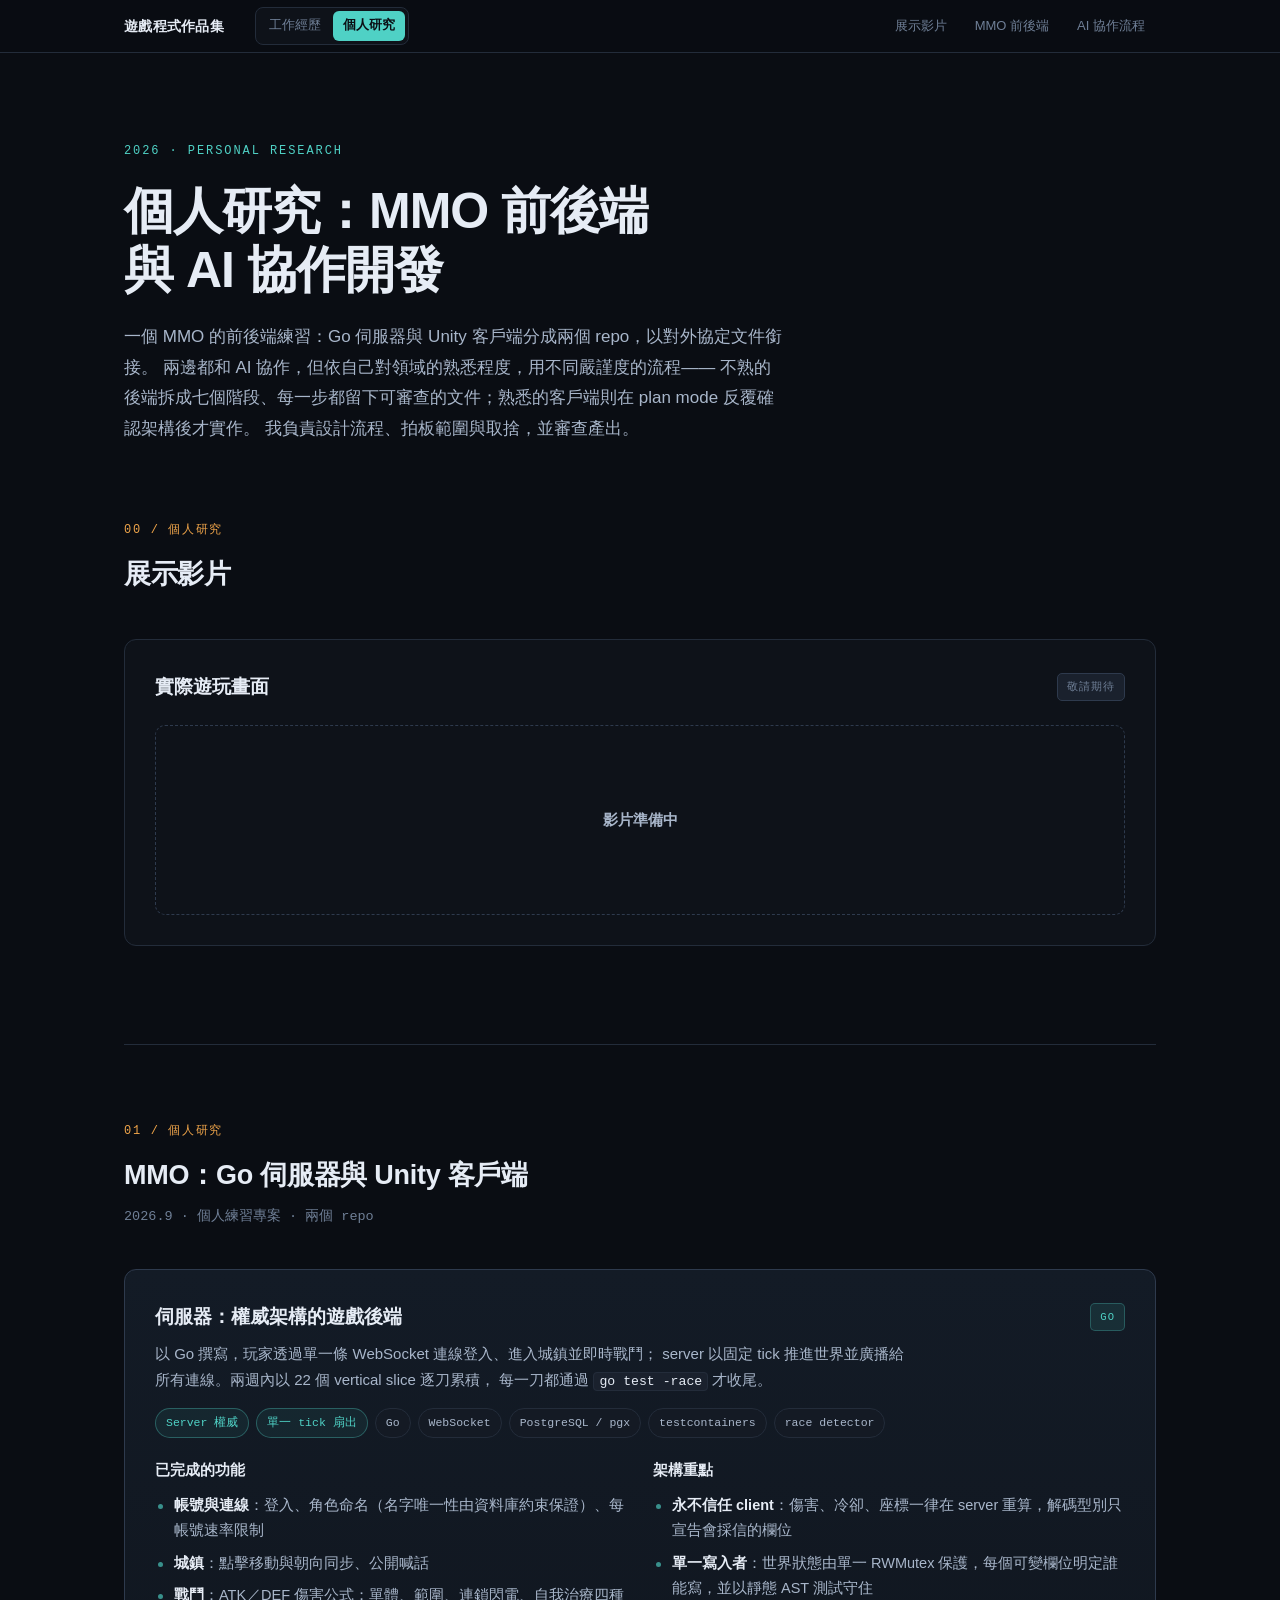
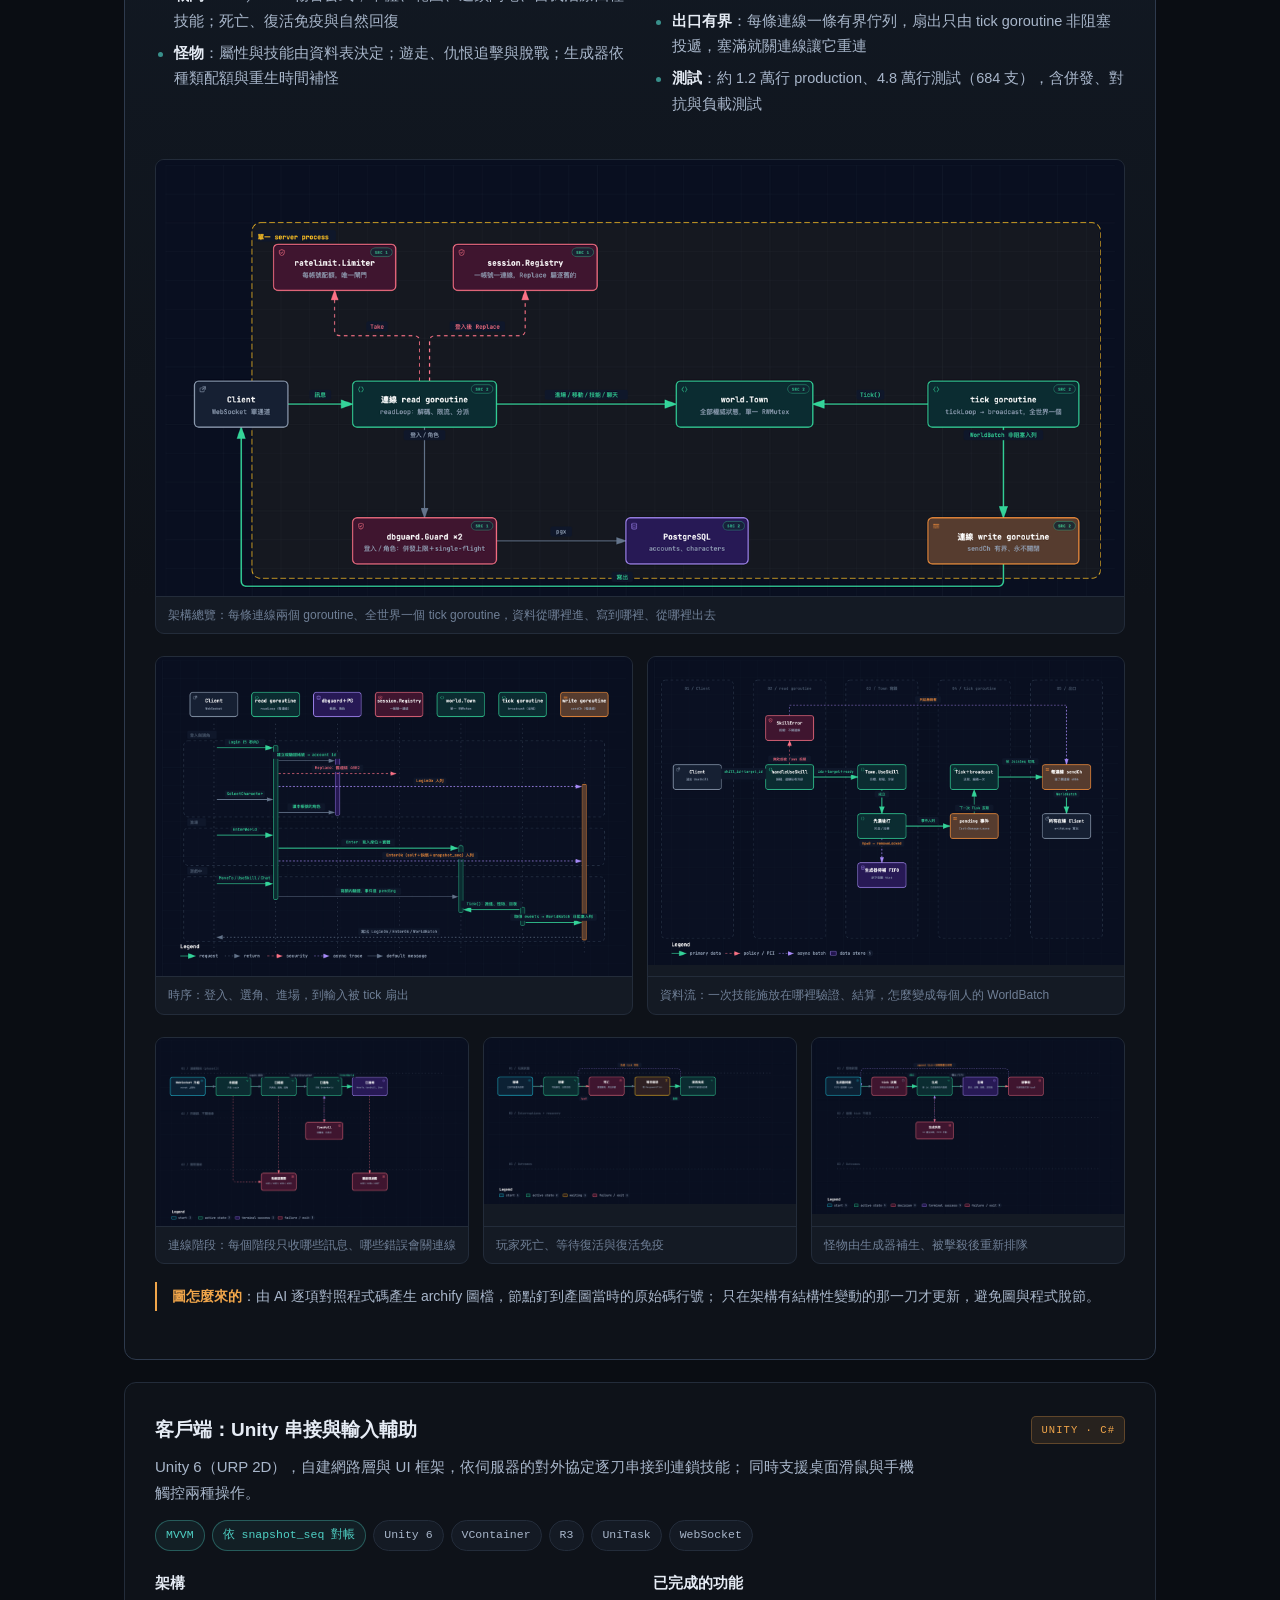
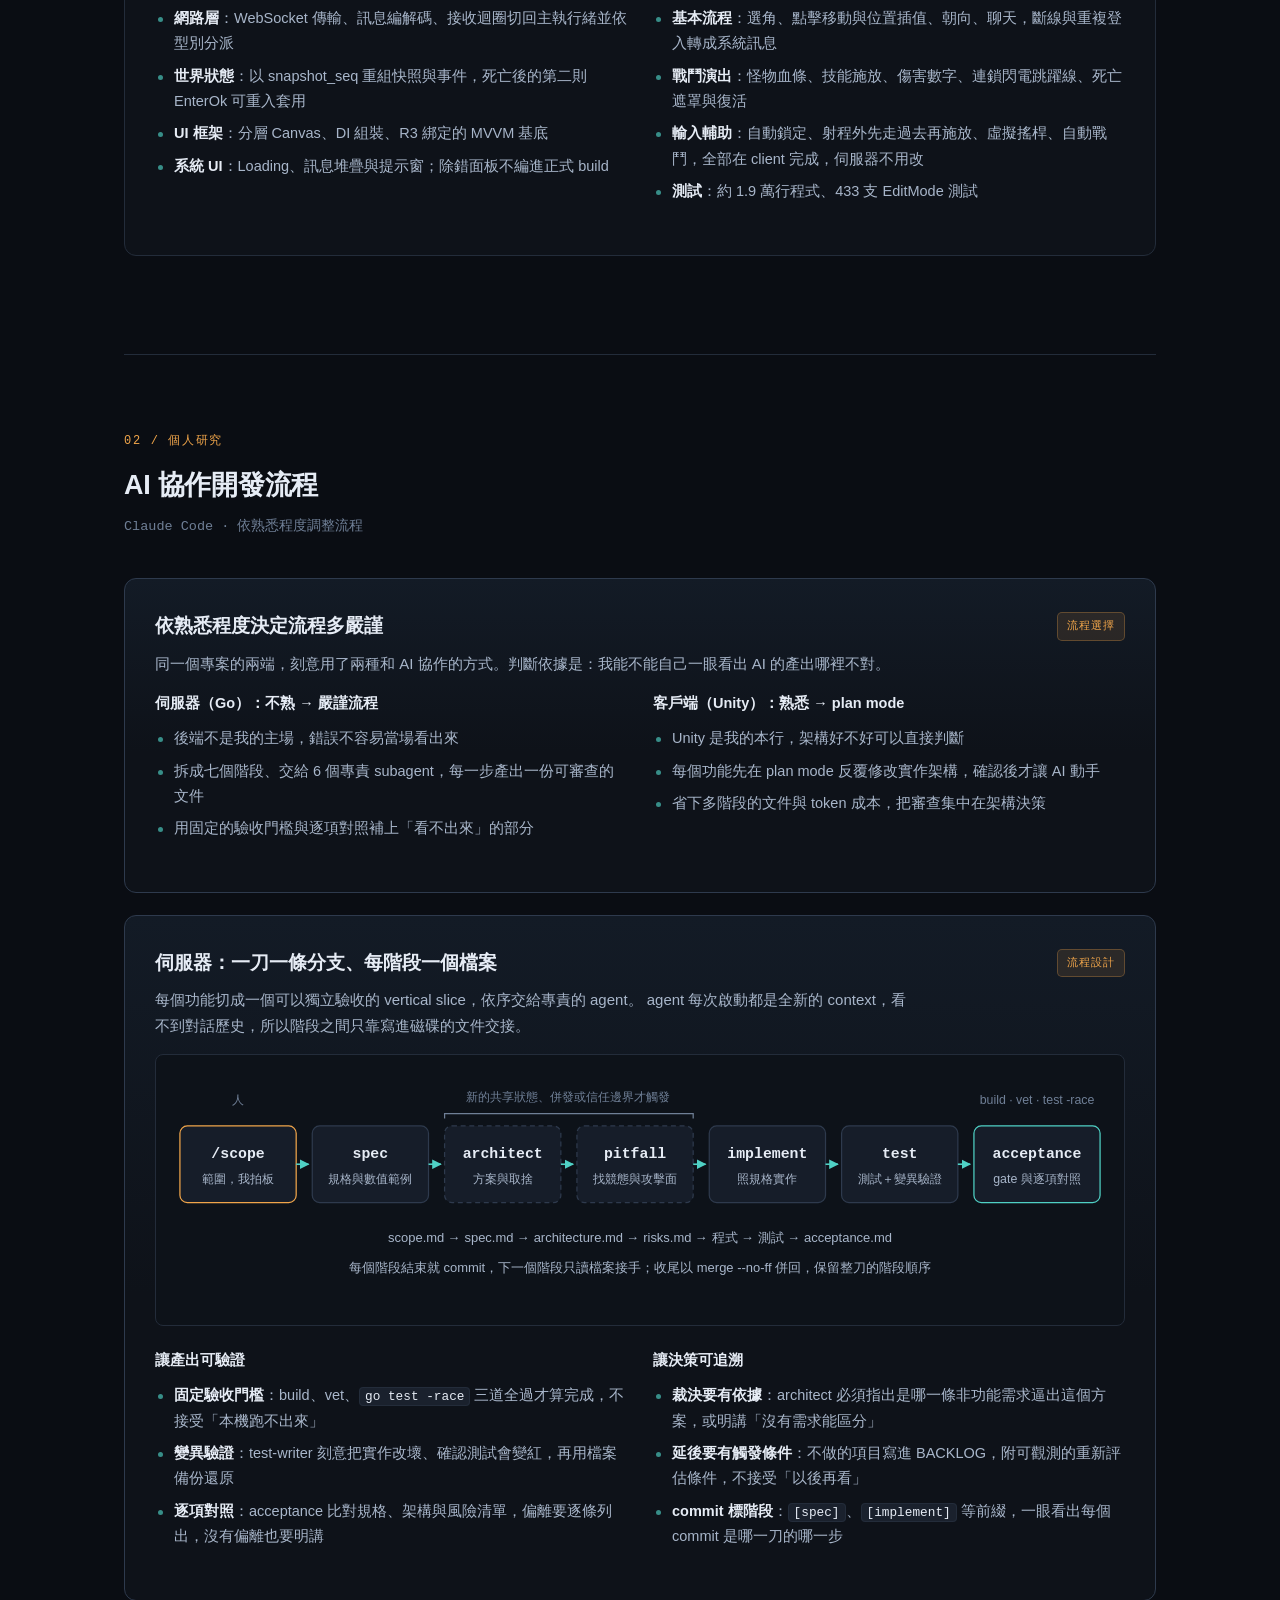
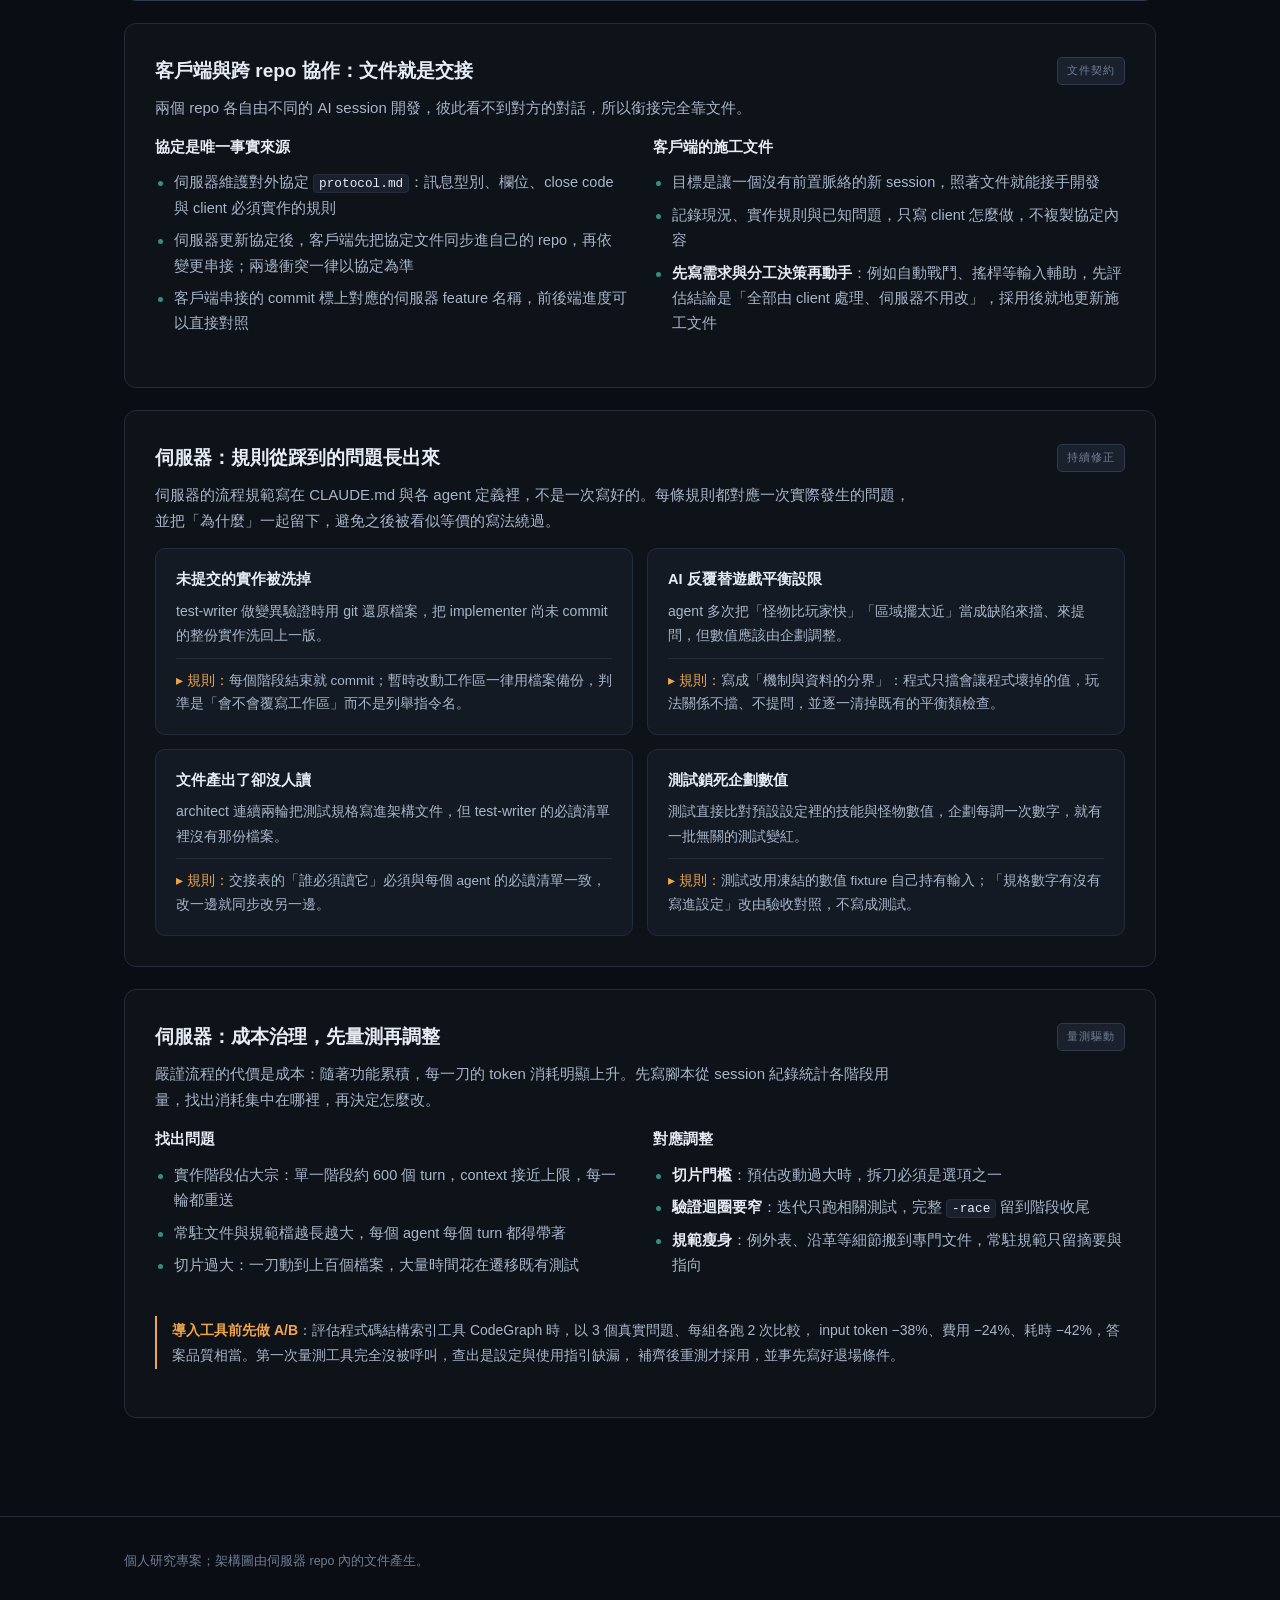
<file: lab.html>
<!DOCTYPE html>
<html lang="zh-Hant">
<head>
<meta charset="utf-8">
<meta name="viewport" content="width=device-width, initial-scale=1">
<title>個人研究｜遊戲程式作品集</title>
<meta name="description" content="個人研究：Go 伺服器與 Unity 客戶端的 MMO 前後端練習，以及依熟悉程度調整嚴謹度的 AI 協作開發流程。">
<link rel="stylesheet" href="style.css">
</head>
<body>

<svg style="position:absolute;width:0;height:0;overflow:hidden" aria-hidden="true" focusable="false">
 <defs>
  <marker id="ar" viewBox="0 0 10 10" refX="9" refY="5" markerWidth="6" markerHeight="6"
          orient="auto-start-reverse"><path d="M0,0 L10,5 L0,10 z" fill="#4fd1c5"/></marker>
 </defs>
</svg>

<nav>
  <div class="nav-in">
    <a href="index.html" class="brand">遊戲程式作品集</a>
    <span class="tabs"><a href="index.html">工作經歷</a><a href="lab.html" class="on">個人研究</a></span>
    <span class="spacer"></span>
    <a href="#demo">展示影片</a>
    <a href="#mmo">MMO 前後端</a>
    <a href="#workflow">AI 協作流程</a>
  </div>
</nav>

<div class="wrap" id="top">

<header class="hero">
  <div class="eyebrow">2026 · Personal Research</div>
  <h1>個人研究：MMO 前後端<br>與 AI 協作開發</h1>
  <p class="lede">
    一個 MMO 的前後端練習：Go 伺服器與 Unity 客戶端分成兩個 repo，以對外協定文件銜接。
    兩邊都和 AI 協作，但依自己對領域的熟悉程度，用不同嚴謹度的流程——
    不熟的後端拆成七個階段、每一步都留下可審查的文件；熟悉的客戶端則在 plan mode 反覆確認架構後才實作。
    我負責設計流程、拍板範圍與取捨，並審查產出。
  </p>
</header>

<section id="demo">
  <div class="sec-head">
    <div class="sec-num">00 / 個人研究</div>
    <h2>展示影片</h2>
  </div>

  <div class="proj">
    <div class="proj-top">
      <div style="flex:1;min-width:260px">
        <h3>實際遊玩畫面</h3>
      </div>
      <span class="badge plain">敬請期待</span>
    </div>
    <div class="soon">
      <b>影片準備中</b>
    </div>
  </div>
</section>

<section id="mmo">
  <div class="sec-head">
    <div class="sec-num">01 / 個人研究</div>
    <h2>MMO：Go 伺服器與 Unity 客戶端</h2>
    <div class="sec-meta">2026.9 · 個人練習專案 · 兩個 repo</div>
  </div>

  <div class="proj hero-proj">
    <div class="proj-top">
      <div style="flex:1;min-width:260px">
        <h3>伺服器：權威架構的遊戲後端</h3>
        <p class="summary" style="margin-bottom:0">
          以 Go 撰寫，玩家透過單一條 WebSocket 連線登入、進入城鎮並即時戰鬥；
          server 以固定 tick 推進世界並廣播給所有連線。兩週內以 22 個 vertical slice 逐刀累積，
          每一刀都通過 <code>go test -race</code> 才收尾。
        </p>
      </div>
      <span class="badge">Go</span>
    </div>

    <div class="chips">
      <span class="chip hi">Server 權威</span>
      <span class="chip hi">單一 tick 扇出</span>
      <span class="chip">Go</span>
      <span class="chip">WebSocket</span>
      <span class="chip">PostgreSQL / pgx</span>
      <span class="chip">testcontainers</span>
      <span class="chip">race detector</span>
    </div>

    <div class="cols">
      <div>
        <h4>已完成的功能</h4>
        <ul class="pts">
          <li><b>帳號與連線</b>：登入、角色命名（名字唯一性由資料庫約束保證）、每帳號速率限制</li>
          <li><b>城鎮</b>：點擊移動與朝向同步、公開喊話</li>
          <li><b>戰鬥</b>：ATK／DEF 傷害公式；單體、範圍、連鎖閃電、自我治療四種技能；死亡、復活免疫與自然回復</li>
          <li><b>怪物</b>：屬性與技能由資料表決定；遊走、仇恨追擊與脫戰；生成器依種類配額與重生時間補怪</li>
        </ul>
      </div>
      <div>
        <h4>架構重點</h4>
        <ul class="pts">
          <li><b>永不信任 client</b>：傷害、冷卻、座標一律在 server 重算，解碼型別只宣告會採信的欄位</li>
          <li><b>單一寫入者</b>：世界狀態由單一 RWMutex 保護，每個可變欄位明定誰能寫，並以靜態 AST 測試守住</li>
          <li><b>出口有界</b>：每條連線一條有界佇列，扇出只由 tick goroutine 非阻塞投遞，塞滿就關連線讓它重連</li>
          <li><b>測試</b>：約 1.2 萬行 production、4.8 萬行測試（684 支），含併發、對抗與負載測試</li>
        </ul>
      </div>
    </div>

    <div class="figs free" style="grid-template-columns:1fr">
      <figure><img src="images/lab/architecture.png" alt="MMO Server 架構總覽圖" loading="lazy"><figcaption>架構總覽：每條連線兩個 goroutine、全世界一個 tick goroutine，資料從哪裡進、寫到哪裡、從哪裡出去</figcaption></figure>
    </div>
    <div class="figs g2 free">
      <figure><img src="images/lab/sequence-login-to-tick.png" alt="登入到 tick 廣播時序圖" loading="lazy"><figcaption>時序：登入、選角、進場，到輸入被 tick 扇出</figcaption></figure>
      <figure><img src="images/lab/dataflow-useskill.png" alt="技能施放資料流圖" loading="lazy"><figcaption>資料流：一次技能施放在哪裡驗證、結算，怎麼變成每個人的 WorldBatch</figcaption></figure>
    </div>
    <div class="figs g3 free">
      <figure><img src="images/lab/lifecycle-connection.png" alt="連線階段生命週期圖" loading="lazy"><figcaption>連線階段：每個階段只收哪些訊息、哪些錯誤會關連線</figcaption></figure>
      <figure><img src="images/lab/lifecycle-player.png" alt="玩家死亡與復活生命週期圖" loading="lazy"><figcaption>玩家死亡、等待復活與復活免疫</figcaption></figure>
      <figure><img src="images/lab/lifecycle-monster.png" alt="怪物生成與重生生命週期圖" loading="lazy"><figcaption>怪物由生成器補生、被擊殺後重新排隊</figcaption></figure>
    </div>
    <p class="note"><b>圖怎麼來的</b>：由 AI 逐項對照程式碼產生 archify 圖檔，節點釘到產圖當時的原始碼行號；
      只在架構有結構性變動的那一刀才更新，避免圖與程式脫節。</p>
  </div>

  <div class="proj">
    <div class="proj-top">
      <div style="flex:1;min-width:260px">
        <h3>客戶端：Unity 串接與輸入輔助</h3>
        <p class="summary" style="margin-bottom:0">
          Unity 6（URP 2D），自建網路層與 UI 框架，依伺服器的對外協定逐刀串接到連鎖技能；
          同時支援桌面滑鼠與手機觸控兩種操作。
        </p>
      </div>
      <span class="badge warm">Unity · C#</span>
    </div>

    <div class="chips">
      <span class="chip hi">MVVM</span>
      <span class="chip hi">依 snapshot_seq 對帳</span>
      <span class="chip">Unity 6</span>
      <span class="chip">VContainer</span>
      <span class="chip">R3</span>
      <span class="chip">UniTask</span>
      <span class="chip">WebSocket</span>
    </div>

    <div class="cols">
      <div>
        <h4>架構</h4>
        <ul class="pts">
          <li><b>網路層</b>：WebSocket 傳輸、訊息編解碼、接收迴圈切回主執行緒並依型別分派</li>
          <li><b>世界狀態</b>：以 snapshot_seq 重組快照與事件，死亡後的第二則 EnterOk 可重入套用</li>
          <li><b>UI 框架</b>：分層 Canvas、DI 組裝、R3 綁定的 MVVM 基底</li>
          <li><b>系統 UI</b>：Loading、訊息堆疊與提示窗；除錯面板不編進正式 build</li>
        </ul>
      </div>
      <div>
        <h4>已完成的功能</h4>
        <ul class="pts">
          <li><b>基本流程</b>：選角、點擊移動與位置插值、朝向、聊天，斷線與重複登入轉成系統訊息</li>
          <li><b>戰鬥演出</b>：怪物血條、技能施放、傷害數字、連鎖閃電跳躍線、死亡遮罩與復活</li>
          <li><b>輸入輔助</b>：自動鎖定、射程外先走過去再施放、虛擬搖桿、自動戰鬥，全部在 client 完成，伺服器不用改</li>
          <li><b>測試</b>：約 1.9 萬行程式、433 支 EditMode 測試</li>
        </ul>
      </div>
    </div>
  </div>
</section>

<section id="workflow">
  <div class="sec-head">
    <div class="sec-num">02 / 個人研究</div>
    <h2>AI 協作開發流程</h2>
    <div class="sec-meta">Claude Code · 依熟悉程度調整流程</div>
  </div>

  <div class="proj hero-proj">
    <div class="proj-top">
      <div style="flex:1;min-width:260px">
        <h3>依熟悉程度決定流程多嚴謹</h3>
        <p class="summary" style="margin-bottom:0">
          同一個專案的兩端，刻意用了兩種和 AI 協作的方式。判斷依據是：我能不能自己一眼看出 AI 的產出哪裡不對。
        </p>
      </div>
      <span class="badge warm">流程選擇</span>
    </div>
    <div class="cols">
      <div>
        <h4>伺服器（Go）：不熟 → 嚴謹流程</h4>
        <ul class="pts">
          <li>後端不是我的主場，錯誤不容易當場看出來</li>
          <li>拆成七個階段、交給 6 個專責 subagent，每一步產出一份可審查的文件</li>
          <li>用固定的驗收門檻與逐項對照補上「看不出來」的部分</li>
        </ul>
      </div>
      <div>
        <h4>客戶端（Unity）：熟悉 → plan mode</h4>
        <ul class="pts">
          <li>Unity 是我的本行，架構好不好可以直接判斷</li>
          <li>每個功能先在 plan mode 反覆修改實作架構，確認後才讓 AI 動手</li>
          <li>省下多階段的文件與 token 成本，把審查集中在架構決策</li>
        </ul>
      </div>
    </div>
  </div>

  <div class="proj hero-proj">
    <div class="proj-top">
      <div style="flex:1;min-width:260px">
        <h3>伺服器：一刀一條分支、每階段一個檔案</h3>
        <p class="summary" style="margin-bottom:0">
          每個功能切成一個可以獨立驗收的 vertical slice，依序交給專責的 agent。
          agent 每次啟動都是全新的 context，看不到對話歷史，所以階段之間只靠寫進磁碟的文件交接。
        </p>
      </div>
      <span class="badge warm">流程設計</span>
    </div>

    <div class="flow">
      <svg viewBox="0 0 760 196" role="img" aria-label="七階段開發流程圖">
        <g fill="#161d29" stroke="#2e3a4d" stroke-width="1">
          <rect x="8"   y="46" width="94" height="62" rx="6" stroke="#f0a54a"/>
          <rect x="115" y="46" width="94" height="62" rx="6"/>
          <rect x="222" y="46" width="94" height="62" rx="6" stroke-dasharray="4 3"/>
          <rect x="329" y="46" width="94" height="62" rx="6" stroke-dasharray="4 3"/>
          <rect x="436" y="46" width="94" height="62" rx="6"/>
          <rect x="543" y="46" width="94" height="62" rx="6"/>
          <rect x="650" y="46" width="102" height="62" rx="6" stroke="#4fd1c5"/>
        </g>
        <g fill="#e6ecf5" font-size="12" font-weight="600" text-anchor="middle"
           font-family="ui-monospace,SFMono-Regular,Menlo,Consolas,monospace">
          <text x="55"  y="72">/scope</text>
          <text x="162" y="72">spec</text>
          <text x="269" y="72">architect</text>
          <text x="376" y="72">pitfall</text>
          <text x="483" y="72">implement</text>
          <text x="590" y="72">test</text>
          <text x="701" y="72">acceptance</text>
        </g>
        <g fill="#a8b6ca" font-size="10" text-anchor="middle"
           font-family="-apple-system,BlinkMacSystemFont,'Noto Sans TC',sans-serif">
          <text x="55"  y="92">範圍，我拍板</text>
          <text x="162" y="92">規格與數值範例</text>
          <text x="269" y="92">方案與取捨</text>
          <text x="376" y="92">找競態與攻擊面</text>
          <text x="483" y="92">照規格實作</text>
          <text x="590" y="92">測試＋變異驗證</text>
          <text x="701" y="92">gate 與逐項對照</text>
        </g>
        <g stroke="#4fd1c5" stroke-width="1.3" marker-end="url(#ar)" fill="none">
          <line x1="102" y1="77" x2="112" y2="77"/>
          <line x1="209" y1="77" x2="219" y2="77"/>
          <line x1="316" y1="77" x2="326" y2="77"/>
          <line x1="423" y1="77" x2="433" y2="77"/>
          <line x1="530" y1="77" x2="540" y2="77"/>
          <line x1="637" y1="77" x2="647" y2="77"/>
        </g>
        <g fill="#6f7f96" font-size="10" text-anchor="middle"
           font-family="-apple-system,BlinkMacSystemFont,'Noto Sans TC',sans-serif">
          <text x="55"  y="28">人</text>
          <text x="322" y="26">新的共享狀態、併發或信任邊界才觸發</text>
          <text x="701" y="28">build · vet · test -race</text>
        </g>
        <path d="M222,40 L222,36 L423,36 L423,40" stroke="#6f7f96" fill="none" stroke-width="1"/>
        <g fill="#a8b6ca" font-size="10.5" text-anchor="middle"
           font-family="-apple-system,BlinkMacSystemFont,'Noto Sans TC',sans-serif">
          <text x="380" y="140">scope.md → spec.md → architecture.md → risks.md → 程式 → 測試 → acceptance.md</text>
          <text x="380" y="164">每個階段結束就 commit，下一個階段只讀檔案接手；收尾以 merge --no-ff 併回，保留整刀的階段順序</text>
        </g>
      </svg>
    </div>

    <div class="cols">
      <div>
        <h4>讓產出可驗證</h4>
        <ul class="pts">
          <li><b>固定驗收門檻</b>：build、vet、<code>go test -race</code> 三道全過才算完成，不接受「本機跑不出來」</li>
          <li><b>變異驗證</b>：test-writer 刻意把實作改壞、確認測試會變紅，再用檔案備份還原</li>
          <li><b>逐項對照</b>：acceptance 比對規格、架構與風險清單，偏離要逐條列出，沒有偏離也要明講</li>
        </ul>
      </div>
      <div>
        <h4>讓決策可追溯</h4>
        <ul class="pts">
          <li><b>裁決要有依據</b>：architect 必須指出是哪一條非功能需求逼出這個方案，或明講「沒有需求能區分」</li>
          <li><b>延後要有觸發條件</b>：不做的項目寫進 BACKLOG，附可觀測的重新評估條件，不接受「以後再看」</li>
          <li><b>commit 標階段</b>：<code>[spec]</code>、<code>[implement]</code> 等前綴，一眼看出每個 commit 是哪一刀的哪一步</li>
        </ul>
      </div>
    </div>
  </div>

  <div class="proj">
    <div class="proj-top">
      <div style="flex:1;min-width:260px">
        <h3>客戶端與跨 repo 協作：文件就是交接</h3>
        <p class="summary" style="margin-bottom:0">
          兩個 repo 各自由不同的 AI session 開發，彼此看不到對方的對話，所以銜接完全靠文件。
        </p>
      </div>
      <span class="badge plain">文件契約</span>
    </div>
    <div class="cols">
      <div>
        <h4>協定是唯一事實來源</h4>
        <ul class="pts">
          <li>伺服器維護對外協定 <code>protocol.md</code>：訊息型別、欄位、close code 與 client 必須實作的規則</li>
          <li>伺服器更新協定後，客戶端先把協定文件同步進自己的 repo，再依變更串接；兩邊衝突一律以協定為準</li>
          <li>客戶端串接的 commit 標上對應的伺服器 feature 名稱，前後端進度可以直接對照</li>
        </ul>
      </div>
      <div>
        <h4>客戶端的施工文件</h4>
        <ul class="pts">
          <li>目標是讓一個沒有前置脈絡的新 session，照著文件就能接手開發</li>
          <li>記錄現況、實作規則與已知問題，只寫 client 怎麼做，不複製協定內容</li>
          <li><b>先寫需求與分工決策再動手</b>：例如自動戰鬥、搖桿等輸入輔助，先評估結論是「全部由 client 處理、伺服器不用改」，採用後就地更新施工文件</li>
        </ul>
      </div>
    </div>
  </div>

  <div class="proj">
    <div class="proj-top">
      <div style="flex:1;min-width:260px">
        <h3>伺服器：規則從踩到的問題長出來</h3>
        <p class="summary" style="margin-bottom:0">
          伺服器的流程規範寫在 CLAUDE.md 與各 agent 定義裡，不是一次寫好的。每條規則都對應一次實際發生的問題，
          並把「為什麼」一起留下，避免之後被看似等價的寫法繞過。
        </p>
      </div>
      <span class="badge plain">持續修正</span>
    </div>
    <div class="cases">
      <div class="case">
        <h4>未提交的實作被洗掉</h4>
        <p>test-writer 做變異驗證時用 git 還原檔案，把 implementer 尚未 commit 的整份實作洗回上一版。</p>
        <div class="fix">每個階段結束就 commit；暫時改動工作區一律用檔案備份，判準是「會不會覆寫工作區」而不是列舉指令名。</div>
      </div>
      <div class="case">
        <h4>AI 反覆替遊戲平衡設限</h4>
        <p>agent 多次把「怪物比玩家快」「區域擺太近」當成缺陷來擋、來提問，但數值應該由企劃調整。</p>
        <div class="fix">寫成「機制與資料的分界」：程式只擋會讓程式壞掉的值，玩法關係不擋、不提問，並逐一清掉既有的平衡類檢查。</div>
      </div>
      <div class="case">
        <h4>文件產出了卻沒人讀</h4>
        <p>architect 連續兩輪把測試規格寫進架構文件，但 test-writer 的必讀清單裡沒有那份檔案。</p>
        <div class="fix">交接表的「誰必須讀它」必須與每個 agent 的必讀清單一致，改一邊就同步改另一邊。</div>
      </div>
      <div class="case">
        <h4>測試鎖死企劃數值</h4>
        <p>測試直接比對預設設定裡的技能與怪物數值，企劃每調一次數字，就有一批無關的測試變紅。</p>
        <div class="fix">測試改用凍結的數值 fixture 自己持有輸入；「規格數字有沒有寫進設定」改由驗收對照，不寫成測試。</div>
      </div>
    </div>
  </div>

  <div class="proj">
    <div class="proj-top">
      <div style="flex:1;min-width:260px">
        <h3>伺服器：成本治理，先量測再調整</h3>
        <p class="summary" style="margin-bottom:0">
          嚴謹流程的代價是成本：隨著功能累積，每一刀的 token 消耗明顯上升。先寫腳本從 session 紀錄統計各階段用量，找出消耗集中在哪裡，再決定怎麼改。
        </p>
      </div>
      <span class="badge plain">量測驅動</span>
    </div>
    <div class="cols">
      <div>
        <h4>找出問題</h4>
        <ul class="pts">
          <li>實作階段佔大宗：單一階段約 600 個 turn，context 接近上限，每一輪都重送</li>
          <li>常駐文件與規範檔越長越大，每個 agent 每個 turn 都得帶著</li>
          <li>切片過大：一刀動到上百個檔案，大量時間花在遷移既有測試</li>
        </ul>
      </div>
      <div>
        <h4>對應調整</h4>
        <ul class="pts">
          <li><b>切片門檻</b>：預估改動過大時，拆刀必須是選項之一</li>
          <li><b>驗證迴圈要窄</b>：迭代只跑相關測試，完整 <code>-race</code> 留到階段收尾</li>
          <li><b>規範瘦身</b>：例外表、沿革等細節搬到專門文件，常駐規範只留摘要與指向</li>
        </ul>
      </div>
    </div>
    <div class="note"><b>導入工具前先做 A/B</b>：評估程式碼結構索引工具 CodeGraph 時，以 3 個真實問題、每組各跑 2 次比較，
      input token −38%、費用 −24%、耗時 −42%，答案品質相當。第一次量測工具完全沒被呼叫，查出是設定與使用指引缺漏，
      補齊後重測才採用，並事先寫好退場條件。</div>
  </div>
</section>

</div>
<div id="lb" role="dialog" aria-modal="true">
  <button id="lb-x" aria-label="關閉">&times;</button>
  <button class="lb-nav" id="lb-prev" aria-label="上一張">&#8249;</button>
  <img id="lb-img" alt="">
  <button class="lb-nav" id="lb-next" aria-label="下一張">&#8250;</button>
  <div id="lb-cap"></div>
</div>
<script src="site.js"></script>
<footer><div class="wrap">個人研究專案；架構圖由伺服器 repo 內的文件產生。</div></footer>
</body>
</html>
</file>
<file: style.css>
:root{
  --bg:#0a0d13; --bg2:#0e1219; --panel:#141a24; --panel2:#1a212d;
  --line:#232c3a; --line2:#2e3a4d;
  --tx:#e6ecf5; --tx2:#a8b6ca; --tx3:#6f7f96;
  --ac:#4fd1c5; --ac2:#f0a54a; --ac3:#7aa2f7;
  --mono:ui-monospace,SFMono-Regular,"SF Mono",Menlo,Consolas,monospace;
  --sans:-apple-system,BlinkMacSystemFont,"Segoe UI","Noto Sans TC","PingFang TC","Microsoft JhengHei",sans-serif;
  --max:1080px;
}
*{box-sizing:border-box}
html{scroll-behavior:smooth}
body{margin:0;background:var(--bg);color:var(--tx);font-family:var(--sans);
  font-size:15px;line-height:1.75;-webkit-font-smoothing:antialiased}
img{max-width:100%;display:block}
a{color:var(--ac);text-decoration:none;border-bottom:1px solid transparent;transition:border-color .15s}
a:hover{border-bottom-color:var(--ac)}

/* ---------- nav ---------- */
nav{position:sticky;top:0;z-index:50;background:rgba(10,13,19,.86);
  backdrop-filter:blur(12px);border-bottom:1px solid var(--line)}
.nav-in{max-width:var(--max);margin:0 auto;padding:0 24px;display:flex;
  align-items:center;gap:6px;height:52px;overflow-x:auto;scrollbar-width:none}
.nav-in::-webkit-scrollbar{display:none}
.nav-in a{color:var(--tx3);font-size:13px;padding:6px 11px;border-radius:6px;
  white-space:nowrap;border:0;transition:color .15s,background .15s}
.nav-in a:hover{color:var(--tx);background:var(--panel)}
.nav-in .brand{color:var(--tx);font-weight:600;margin-right:auto;padding-left:0;font-size:14px;letter-spacing:.02em}

/* ---------- layout ---------- */
.wrap{max-width:var(--max);margin:0 auto;padding:0 24px}
section{padding:76px 0;border-top:1px solid var(--line)}
section:first-of-type{border-top:0}

/* ---------- hero ---------- */
header.hero{padding:88px 0 0}
.eyebrow{font-family:var(--mono);font-size:12px;letter-spacing:.16em;
  text-transform:uppercase;color:var(--ac);margin-bottom:20px}
h1{font-size:clamp(32px,5.4vw,50px);line-height:1.18;margin:0 0 22px;
  font-weight:700;letter-spacing:-.02em}
.lede{font-size:17px;color:var(--tx2);max-width:660px;margin:0;line-height:1.8}

/* ---------- section heads ---------- */
.sec-head{margin-bottom:40px}
.sec-num{font-family:var(--mono);font-size:12px;color:var(--ac2);
  letter-spacing:.14em;margin-bottom:10px}
h2{font-size:27px;margin:0 0 6px;font-weight:650;letter-spacing:-.01em}
.sec-meta{color:var(--tx3);font-size:13.5px;font-family:var(--mono)}
h3{font-size:19px;margin:0 0 8px;font-weight:620}
h4{font-size:14.5px;margin:0 0 10px;font-weight:620;color:var(--tx)}

/* ---------- project blocks ---------- */
.proj{border:1px solid var(--line);border-radius:12px;background:var(--bg2);
  padding:30px;margin-bottom:22px}
.proj.hero-proj{border-color:var(--line2);
  background:linear-gradient(180deg,#131b26 0%,var(--bg2) 55%)}
.proj-top{display:flex;align-items:flex-start;gap:14px;flex-wrap:wrap;margin-bottom:14px}
.badge{font-family:var(--mono);font-size:10.5px;letter-spacing:.1em;
  padding:4px 9px;border-radius:5px;background:rgba(79,209,197,.11);
  color:var(--ac);border:1px solid rgba(79,209,197,.28);white-space:nowrap;
  text-transform:uppercase;margin-top:3px}
.badge.warm{background:rgba(240,165,74,.11);color:var(--ac2);border-color:rgba(240,165,74,.28)}
.badge.plain{background:var(--panel2);color:var(--tx3);border-color:var(--line2)}
.summary{color:var(--tx2);margin:0 0 20px;max-width:760px}

.chips{display:flex;flex-wrap:wrap;gap:7px;margin:0 0 20px}
.chip{font-family:var(--mono);font-size:11.5px;padding:4px 10px;border-radius:20px;
  background:var(--panel);border:1px solid var(--line);color:var(--tx2)}
.chip.hi{border-color:rgba(79,209,197,.34);color:var(--ac);background:rgba(79,209,197,.07)}

ul.pts{margin:0 0 20px;padding:0;list-style:none}
ul.pts li{position:relative;padding-left:19px;margin-bottom:7px;color:var(--tx2);font-size:14.5px}
ul.pts li::before{content:"";position:absolute;left:3px;top:11px;width:5px;height:5px;
  border-radius:50%;background:var(--ac);opacity:.65}
ul.pts li b{color:var(--tx);font-weight:600}

.cols{display:grid;grid-template-columns:repeat(auto-fit,minmax(230px,1fr));gap:26px}
.note{border-left:2px solid var(--ac2);padding:2px 0 2px 15px;margin:18px 0;
  color:var(--tx2);font-size:14px}
.note b{color:var(--ac2);font-weight:600}

/* ---------- figures ---------- */
.figs{display:grid;gap:14px;margin:22px 0 0}
.figs.g2{grid-template-columns:repeat(auto-fit,minmax(280px,1fr))}
.figs.g3{grid-template-columns:repeat(auto-fit,minmax(240px,1fr))}
.figs.g4{grid-template-columns:repeat(auto-fit,minmax(190px,1fr))}
.figs.g5{grid-template-columns:repeat(auto-fit,minmax(168px,1fr))}
figure{margin:0;border:1px solid var(--line);border-radius:9px;overflow:hidden;
  background:var(--panel);cursor:zoom-in;transition:border-color .18s,transform .18s}
figure:hover{border-color:var(--line2);transform:translateY(-2px)}
figure{display:flex;flex-direction:column}
figure img{width:100%;height:auto;background:#0b0f16}
.figs figure img{aspect-ratio:16/10;object-fit:contain}
.figs.tall figure img{aspect-ratio:3/4}
.figs.free figure img{aspect-ratio:auto;object-fit:fill}
figure figcaption{margin-top:auto}
figure figcaption{padding:9px 12px;font-size:12px;color:var(--tx3);
  line-height:1.55;border-top:1px solid var(--line)}

/* ---------- api cards ---------- */
.api-grid{display:grid;gap:18px;grid-template-columns:1fr}
.api{border:1px solid var(--line);border-radius:11px;background:var(--bg2);
  padding:24px;display:grid;gap:20px;grid-template-columns:minmax(0,1fr) minmax(0,1.15fr);
  align-items:start}
.api-svg{background:#0d1219;border:1px solid var(--line);border-radius:8px;padding:12px}
.api-svg svg{width:100%;height:auto;display:block}
.api h3{margin-bottom:6px}
.api .one{color:var(--tx2);font-size:14px;margin:0 0 14px}
.hook{border-top:1px solid var(--line);padding-top:12px;margin-top:2px;
  font-size:13.5px;color:var(--tx2)}
.hook::before{content:"▸ ";color:var(--ac2)}
.hook+.hook{border-top:0;padding-top:6px}

/* ---------- video ---------- */
.vid{position:relative;aspect-ratio:16/9;border-radius:9px;overflow:hidden;
  border:1px solid var(--line);background:#000;cursor:pointer}
.vid.r43{aspect-ratio:4/3}
.vid img{width:100%;height:100%;object-fit:cover;opacity:.62;transition:opacity .2s}
.vid:hover img{opacity:.82}
.vid iframe{position:absolute;inset:0;width:100%;height:100%;border:0}
.play{position:absolute;inset:0;display:flex;align-items:center;justify-content:center;
  pointer-events:none}
.play i{width:56px;height:56px;border-radius:50%;background:rgba(10,13,19,.72);
  border:1.5px solid rgba(255,255,255,.55);display:flex;align-items:center;
  justify-content:center;backdrop-filter:blur(3px)}
.play i::after{content:"";border-left:15px solid #fff;border-top:9px solid transparent;
  border-bottom:9px solid transparent;margin-left:4px}

/* ---------- timeline ---------- */
.tl{display:grid;gap:0}
.tl-row{display:grid;grid-template-columns:132px 1fr;gap:22px;padding:16px 0;
  border-bottom:1px solid var(--line)}
.tl-row:last-child{border-bottom:0}
.tl-when{font-family:var(--mono);font-size:12.5px;color:var(--ac);padding-top:2px}
.tl-what b{display:block;font-size:15px;margin-bottom:3px}
.tl-what span{color:var(--tx3);font-size:13px}

/* ---------- skills ---------- */
.sk{display:grid;grid-template-columns:repeat(auto-fit,minmax(215px,1fr));gap:24px}
.sk h4{color:var(--ac);font-family:var(--mono);font-size:12px;letter-spacing:.1em;
  text-transform:uppercase;padding-bottom:9px;border-bottom:1px solid var(--line);margin-bottom:13px}
.sk ul{margin:0;padding:0;list-style:none}
.sk li{font-size:14px;color:var(--tx2);padding:3.5px 0}

/* ---------- lightbox ---------- */
#lb{position:fixed;inset:0;z-index:100;background:rgba(6,8,12,.95);
  display:none;align-items:center;justify-content:center;padding:44px 20px;
  backdrop-filter:blur(6px)}
#lb.on{display:flex}
#lb img{max-width:100%;max-height:calc(100vh - 148px);width:auto;
  border-radius:7px;border:1px solid var(--line2)}
#lb-cap{position:absolute;bottom:22px;left:0;right:0;text-align:center;
  color:var(--tx2);font-size:13.5px;padding:0 60px;line-height:1.6}
#lb-x{position:absolute;top:16px;right:20px;background:none;border:0;
  color:var(--tx2);font-size:30px;cursor:pointer;line-height:1;padding:6px 12px}
#lb-x:hover{color:var(--tx)}
.lb-nav{position:absolute;top:50%;transform:translateY(-50%);background:none;
  border:0;color:var(--tx2);font-size:34px;cursor:pointer;padding:16px 20px;line-height:1}
.lb-nav:hover{color:var(--tx)}
#lb-prev{left:4px} #lb-next{right:4px}

footer{border-top:1px solid var(--line);padding:34px 0 54px;color:var(--tx3);font-size:12.5px}

@media(max-width:820px){
  .api{grid-template-columns:1fr}
  .tl-row{grid-template-columns:1fr;gap:5px}
  section{padding:56px 0}
  header.hero{padding:64px 0 52px}
  .proj{padding:22px}
}

/* ---------- page tabs（工作經歷／個人研究） ---------- */
.nav-in .tabs{display:flex;gap:2px;padding:3px;border:1px solid var(--line);border-radius:8px;
  background:var(--bg2);margin-right:10px}
.nav-in .tabs a{padding:4px 10px;font-size:12.5px;color:var(--tx3)}
.nav-in .tabs a.on{color:var(--bg);background:var(--ac);font-weight:600}
.nav-in .tabs a.on:hover{color:var(--bg);background:var(--ac)}
.nav-in .brand{margin-right:14px}
.nav-in .spacer{margin-left:auto}

/* ---------- lab page ---------- */
.flow{background:#0d1219;border:1px solid var(--line);border-radius:8px;padding:14px;margin:6px 0 22px;overflow-x:auto}
.flow svg{width:100%;min-width:640px;height:auto;display:block}
.case{border:1px solid var(--line);border-radius:10px;background:var(--panel);padding:18px 20px}
.case h4{margin-bottom:6px}
.case p{margin:0 0 10px;color:var(--tx2);font-size:14px}
.case .fix{border-top:1px solid var(--line);padding-top:10px;font-size:13.5px;color:var(--tx2)}
.case .fix::before{content:"▸ 規則：";color:var(--ac2)}
.cases{display:grid;gap:14px;grid-template-columns:repeat(2,minmax(0,1fr))}
@media(max-width:820px){.cases{grid-template-columns:1fr}}

code{font-family:var(--mono);font-size:.88em;padding:1px 5px;border-radius:4px;
  background:var(--panel2);border:1px solid var(--line);color:var(--tx)}
.soon{border:1px dashed var(--line2);border-radius:10px;background:var(--bg2);
  min-height:190px;display:flex;flex-direction:column;align-items:center;justify-content:center;
  gap:4px;padding:36px 20px;text-align:center;color:var(--tx3);font-size:13.5px}
.soon b{color:var(--tx2);font-size:15px;font-weight:620}
</file>
